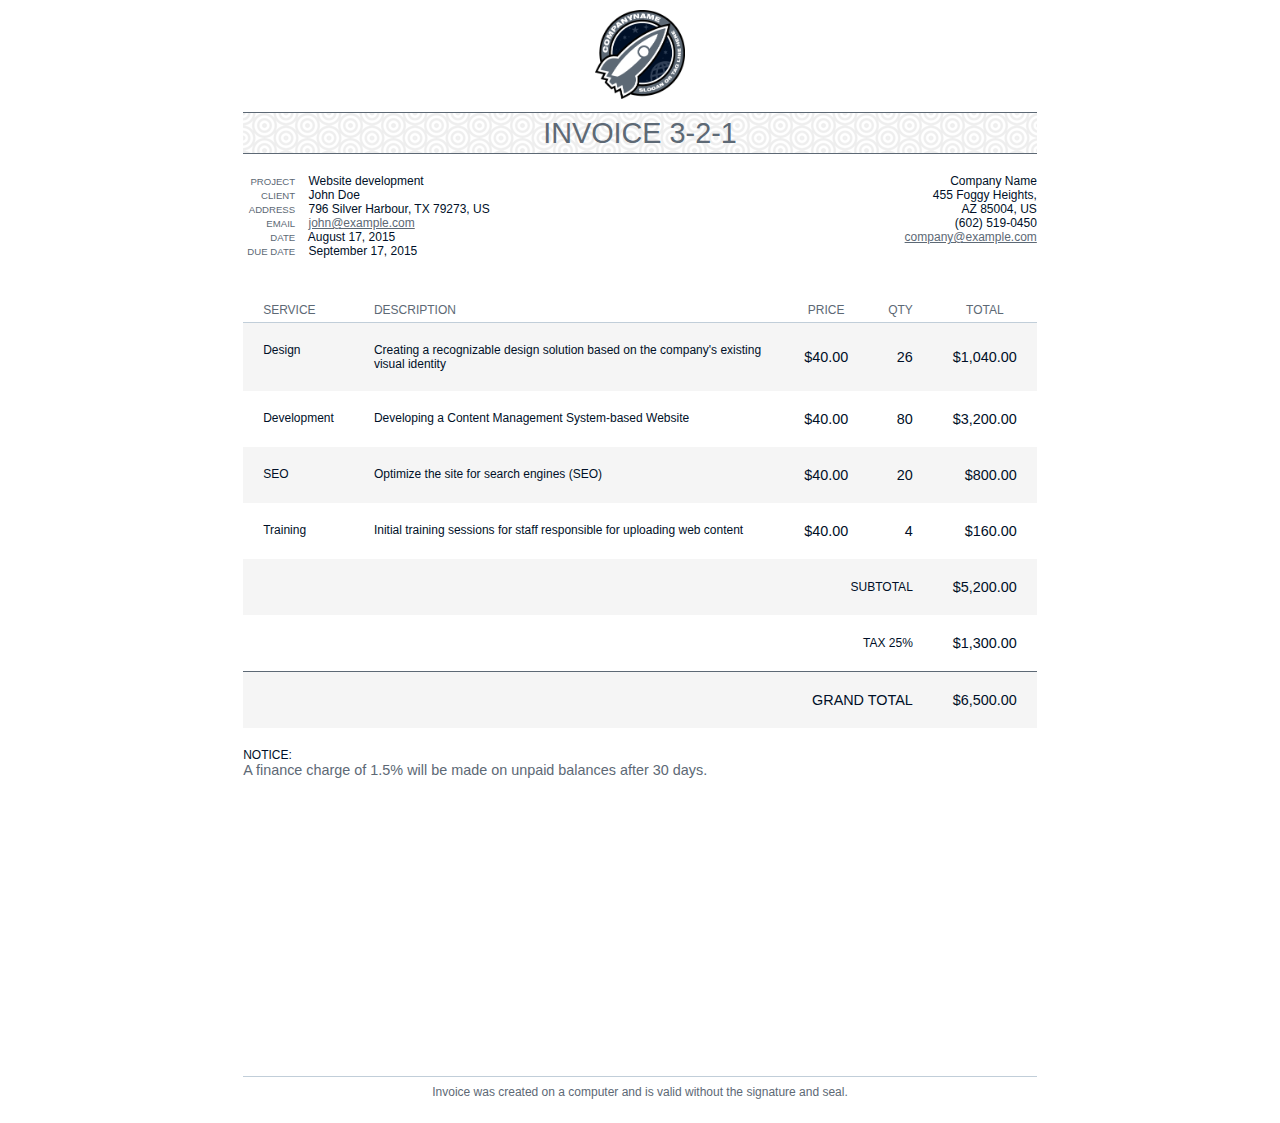
<file: Facturas/Factura-1/index.html>
<!DOCTYPE html>
<html lang="en">
  <head>
    <meta charset="utf-8">
    <title>Example 1</title>
    <link rel="stylesheet" href="style.css" media="all" />
  </head>
  <body>
    <header class="clearfix">
      <div id="logo">
        <img src="logo.png">
      </div>
      <h1>INVOICE 3-2-1</h1>
      <div id="company" class="clearfix">
        <div>Company Name</div>
        <div>455 Foggy Heights,<br /> AZ 85004, US</div>
        <div>(602) 519-0450</div>
        <div><a href="mailto:company@example.com">company@example.com</a></div>
      </div>
      <div id="project">
        <div><span>PROJECT</span> Website development</div>
        <div><span>CLIENT</span> John Doe</div>
        <div><span>ADDRESS</span> 796 Silver Harbour, TX 79273, US</div>
        <div><span>EMAIL</span> <a href="mailto:john@example.com">john@example.com</a></div>
        <div><span>DATE</span> August 17, 2015</div>
        <div><span>DUE DATE</span> September 17, 2015</div>
      </div>
    </header>
    <main>
      <table>
        <thead>
          <tr>
            <th class="service">SERVICE</th>
            <th class="desc">DESCRIPTION</th>
            <th>PRICE</th>
            <th>QTY</th>
            <th>TOTAL</th>
          </tr>
        </thead>
        <tbody>
          <tr>
            <td class="service">Design</td>
            <td class="desc">Creating a recognizable design solution based on the company's existing visual identity</td>
            <td class="unit">$40.00</td>
            <td class="qty">26</td>
            <td class="total">$1,040.00</td>
          </tr>
          <tr>
            <td class="service">Development</td>
            <td class="desc">Developing a Content Management System-based Website</td>
            <td class="unit">$40.00</td>
            <td class="qty">80</td>
            <td class="total">$3,200.00</td>
          </tr>
          <tr>
            <td class="service">SEO</td>
            <td class="desc">Optimize the site for search engines (SEO)</td>
            <td class="unit">$40.00</td>
            <td class="qty">20</td>
            <td class="total">$800.00</td>
          </tr>
          <tr>
            <td class="service">Training</td>
            <td class="desc">Initial training sessions for staff responsible for uploading web content</td>
            <td class="unit">$40.00</td>
            <td class="qty">4</td>
            <td class="total">$160.00</td>
          </tr>
          <tr>
            <td colspan="4">SUBTOTAL</td>
            <td class="total">$5,200.00</td>
          </tr>
          <tr>
            <td colspan="4">TAX 25%</td>
            <td class="total">$1,300.00</td>
          </tr>
          <tr>
            <td colspan="4" class="grand total">GRAND TOTAL</td>
            <td class="grand total">$6,500.00</td>
          </tr>
        </tbody>
      </table>
      <div id="notices">
        <div>NOTICE:</div>
        <div class="notice">A finance charge of 1.5% will be made on unpaid balances after 30 days.</div>
      </div>
    </main>
    <footer>
      Invoice was created on a computer and is valid without the signature and seal.
    </footer>
  </body>
</html>
</file>
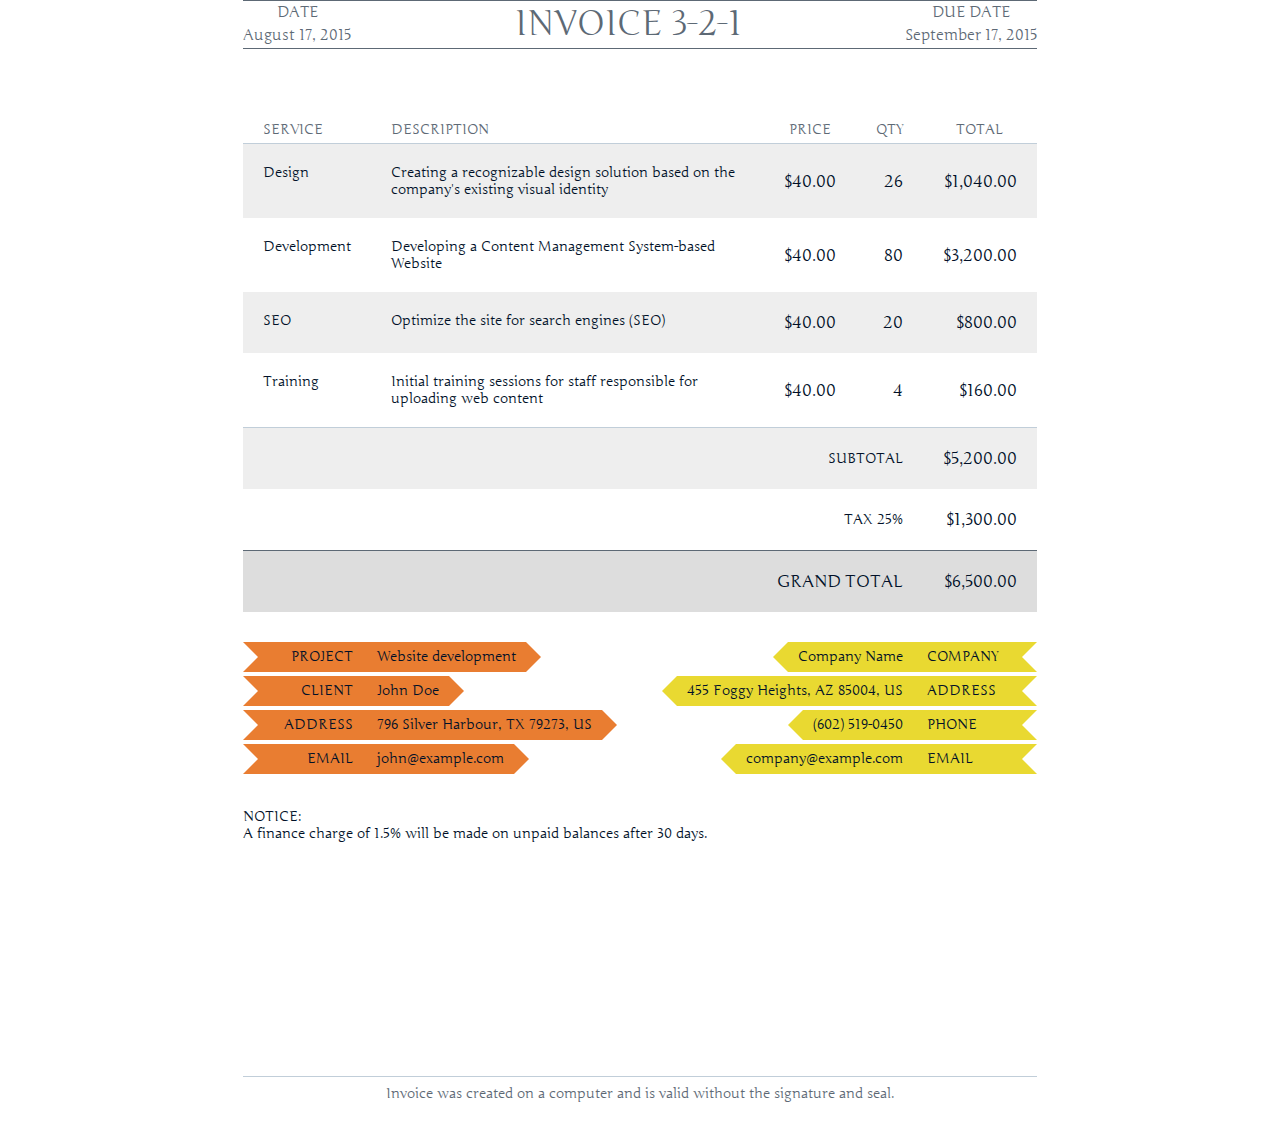
<file: Facturas/Factura-3/index.html>
<!DOCTYPE html>
<html lang="en">
  <head>
    <meta charset="utf-8">
    <title>Example 3</title>
    <link rel="stylesheet" href="style.css" media="all" />
  </head>
  <body>
    <main>
      <h1  class="clearfix"><small><span>DATE</span><br />August 17, 2015</small> INVOICE 3-2-1 <small><span>DUE DATE</span><br /> September 17, 2015</small></h1>
      <table>
        <thead>
          <tr>
            <th class="service">SERVICE</th>
            <th class="desc">DESCRIPTION</th>
            <th>PRICE</th>
            <th>QTY</th>
            <th>TOTAL</th>
          </tr>
        </thead>
        <tbody>
          <tr>
            <td class="service">Design</td>
            <td class="desc">Creating a recognizable design solution based on the company's existing visual identity</td>
            <td class="unit">$40.00</td>
            <td class="qty">26</td>
            <td class="total">$1,040.00</td>
          </tr>
          <tr>
            <td class="service">Development</td>
            <td class="desc">Developing a Content Management System-based Website</td>
            <td class="unit">$40.00</td>
            <td class="qty">80</td>
            <td class="total">$3,200.00</td>
          </tr>
          <tr>
            <td class="service">SEO</td>
            <td class="desc">Optimize the site for search engines (SEO)</td>
            <td class="unit">$40.00</td>
            <td class="qty">20</td>
            <td class="total">$800.00</td>
          </tr>
          <tr>
            <td class="service">Training</td>
            <td class="desc">Initial training sessions for staff responsible for uploading web content</td>
            <td class="unit">$40.00</td>
            <td class="qty">4</td>
            <td class="total">$160.00</td>
          </tr>
          <tr>
            <td colspan="4" class="sub">SUBTOTAL</td>
            <td class="sub total">$5,200.00</td>
          </tr>
          <tr>
            <td colspan="4">TAX 25%</td>
            <td class="total">$1,300.00</td>
          </tr>
          <tr>
            <td colspan="4" class="grand total">GRAND TOTAL</td>
            <td class="grand total">$6,500.00</td>
          </tr>
        </tbody>
      </table>
      <div id="details" class="clearfix">
        <div id="project">
          <div class="arrow"><div class="inner-arrow"><span>PROJECT</span> Website development</div></div>
          <div class="arrow"><div class="inner-arrow"><span>CLIENT</span> John Doe</div></div>
          <div class="arrow"><div class="inner-arrow"><span>ADDRESS</span> 796 Silver Harbour, TX 79273, US</div></div>
          <div class="arrow"><div class="inner-arrow"><span>EMAIL</span> <a href="mailto:john@example.com">john@example.com</a></div></div>
        </div>
        <div id="company">
          <div class="arrow back"><div class="inner-arrow">Company Name <span>COMPANY</span></div></div>
          <div class="arrow back"><div class="inner-arrow">455 Foggy Heights, AZ 85004, US <span>ADDRESS</span></div></div>
          <div class="arrow back"><div class="inner-arrow">(602) 519-0450 <span>PHONE</span></div></div>
          <div class="arrow back"><div class="inner-arrow"><a href="mailto:company@example.com">company@example.com</a> <span>EMAIL</span></div></div>
        </div>
      </div>
      <div id="notices">
        <div>NOTICE:</div>
        <div class="notice">A finance charge of 1.5% will be made on unpaid balances after 30 days.</div>
      </div>
    </main>
    <footer>
      Invoice was created on a computer and is valid without the signature and seal.
    </footer>
  </body>
</html>
</file>
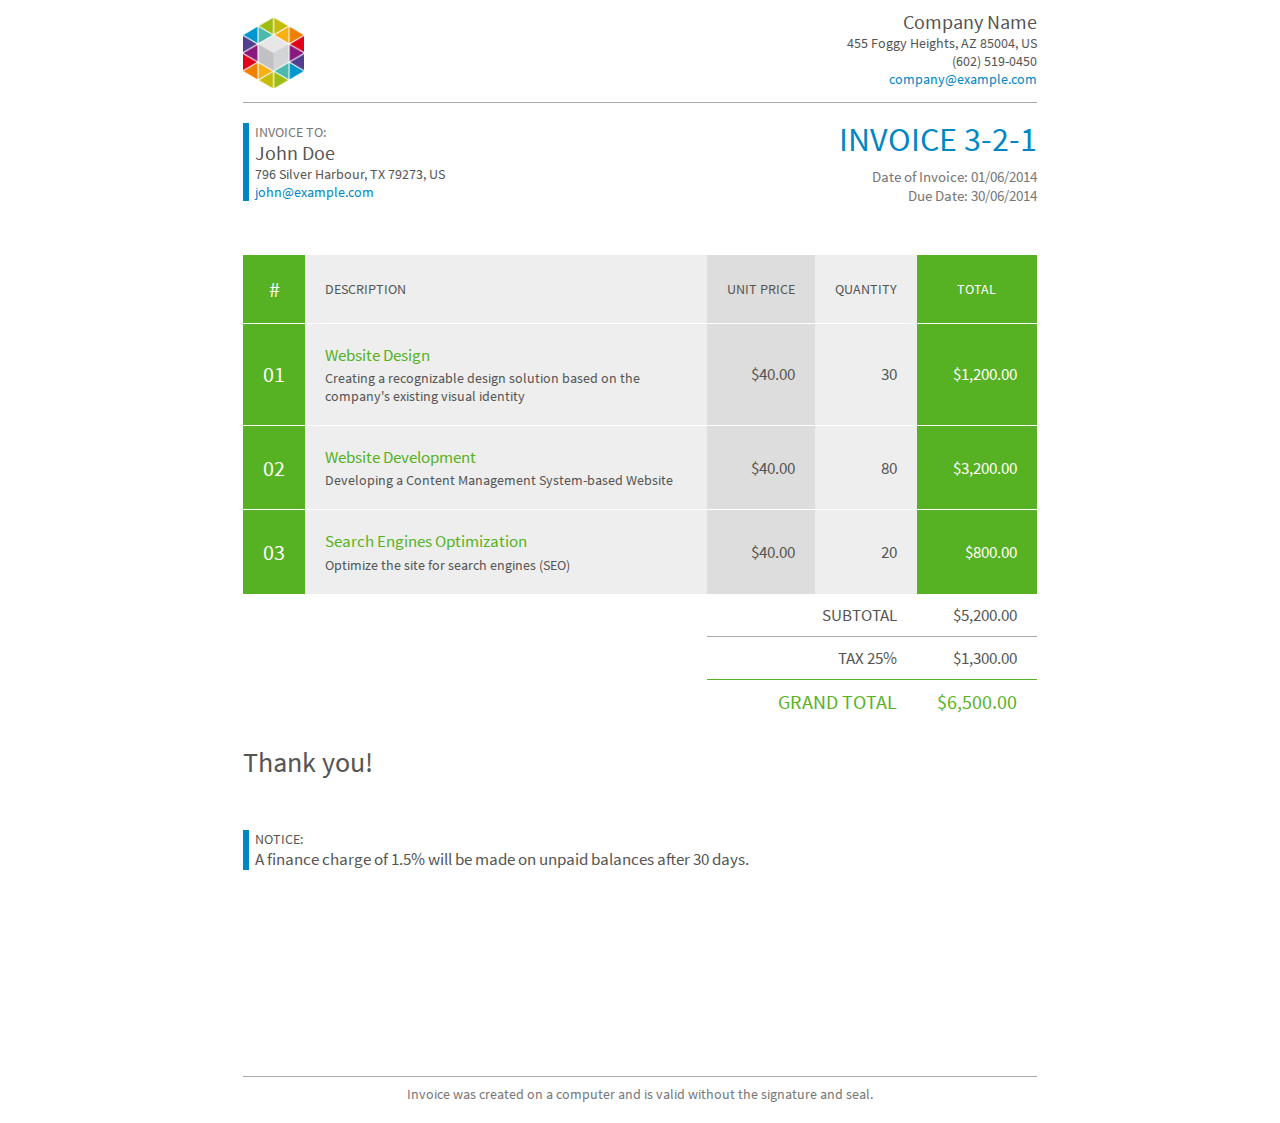
<file: Facturas/Factura-4/index.html>
<!DOCTYPE html>
<html lang="en">
  <head>
    <meta charset="utf-8">
    <title>Example 2</title>
    <link rel="stylesheet" href="style.css" media="all" />
  </head>
  <body>
    <header class="clearfix">
      <div id="logo">
        <img src="logo.png">
      </div>
      <div id="company">
        <h2 class="name">Company Name</h2>
        <div>455 Foggy Heights, AZ 85004, US</div>
        <div>(602) 519-0450</div>
        <div><a href="mailto:company@example.com">company@example.com</a></div>
      </div>
      </div>
    </header>
    <main>
      <div id="details" class="clearfix">
        <div id="client">
          <div class="to">INVOICE TO:</div>
          <h2 class="name">John Doe</h2>
          <div class="address">796 Silver Harbour, TX 79273, US</div>
          <div class="email"><a href="mailto:john@example.com">john@example.com</a></div>
        </div>
        <div id="invoice">
          <h1>INVOICE 3-2-1</h1>
          <div class="date">Date of Invoice: 01/06/2014</div>
          <div class="date">Due Date: 30/06/2014</div>
        </div>
      </div>
      <table border="0" cellspacing="0" cellpadding="0">
        <thead>
          <tr>
            <th class="no">#</th>
            <th class="desc">DESCRIPTION</th>
            <th class="unit">UNIT PRICE</th>
            <th class="qty">QUANTITY</th>
            <th class="total">TOTAL</th>
          </tr>
        </thead>
        <tbody>
          <tr>
            <td class="no">01</td>
            <td class="desc"><h3>Website Design</h3>Creating a recognizable design solution based on the company's existing visual identity</td>
            <td class="unit">$40.00</td>
            <td class="qty">30</td>
            <td class="total">$1,200.00</td>
          </tr>
          <tr>
            <td class="no">02</td>
            <td class="desc"><h3>Website Development</h3>Developing a Content Management System-based Website</td>
            <td class="unit">$40.00</td>
            <td class="qty">80</td>
            <td class="total">$3,200.00</td>
          </tr>
          <tr>
            <td class="no">03</td>
            <td class="desc"><h3>Search Engines Optimization</h3>Optimize the site for search engines (SEO)</td>
            <td class="unit">$40.00</td>
            <td class="qty">20</td>
            <td class="total">$800.00</td>
          </tr>
        </tbody>
        <tfoot>
          <tr>
            <td colspan="2"></td>
            <td colspan="2">SUBTOTAL</td>
            <td>$5,200.00</td>
          </tr>
          <tr>
            <td colspan="2"></td>
            <td colspan="2">TAX 25%</td>
            <td>$1,300.00</td>
          </tr>
          <tr>
            <td colspan="2"></td>
            <td colspan="2">GRAND TOTAL</td>
            <td>$6,500.00</td>
          </tr>
        </tfoot>
      </table>
      <div id="thanks">Thank you!</div>
      <div id="notices">
        <div>NOTICE:</div>
        <div class="notice">A finance charge of 1.5% will be made on unpaid balances after 30 days.</div>
      </div>
    </main>
    <footer>
      Invoice was created on a computer and is valid without the signature and seal.
    </footer>
  </body>
</html>
</file>
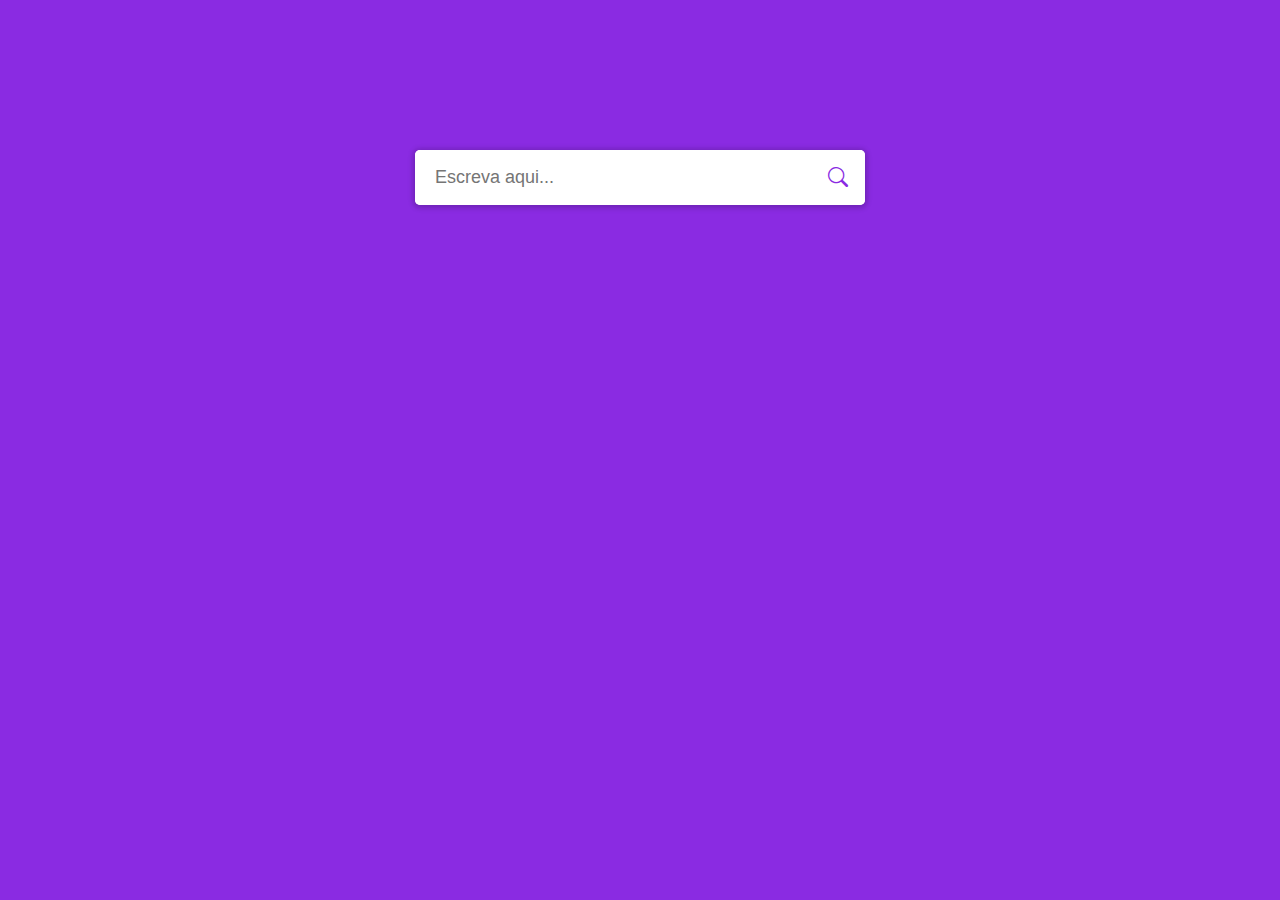
<file: SearchBar/SearchBar with Autocomplete/index.html>
<!DOCTYPE html>
<html lang="en">
<head>
    <meta charset="UTF-8">
    <meta name="viewport" content="width=device-width, initial-scale=1.0">
    <title>SearchBar</title>
    <link rel="stylesheet" href="https://cdn.jsdelivr.net/npm/bootstrap-icons@1.11.2/font/bootstrap-icons.min.css">
    <link rel="stylesheet" href="assets/css/style.css">
</head>
<body>
    <div class="wrapper">
        <div class="search-input">
            <input type="text" name="name" id="searchName" placeholder="Escreva aqui...">
            <div class="autocom-box">
            </div>
            <div class="icon">
                <i class="bi bi-search"></i>
            </div>
        </div>
    </div>
    <script src="assets/js/suggestions.js"></script>
    <script src="assets/js/script.js"></script>
</body>
</html>
</file>
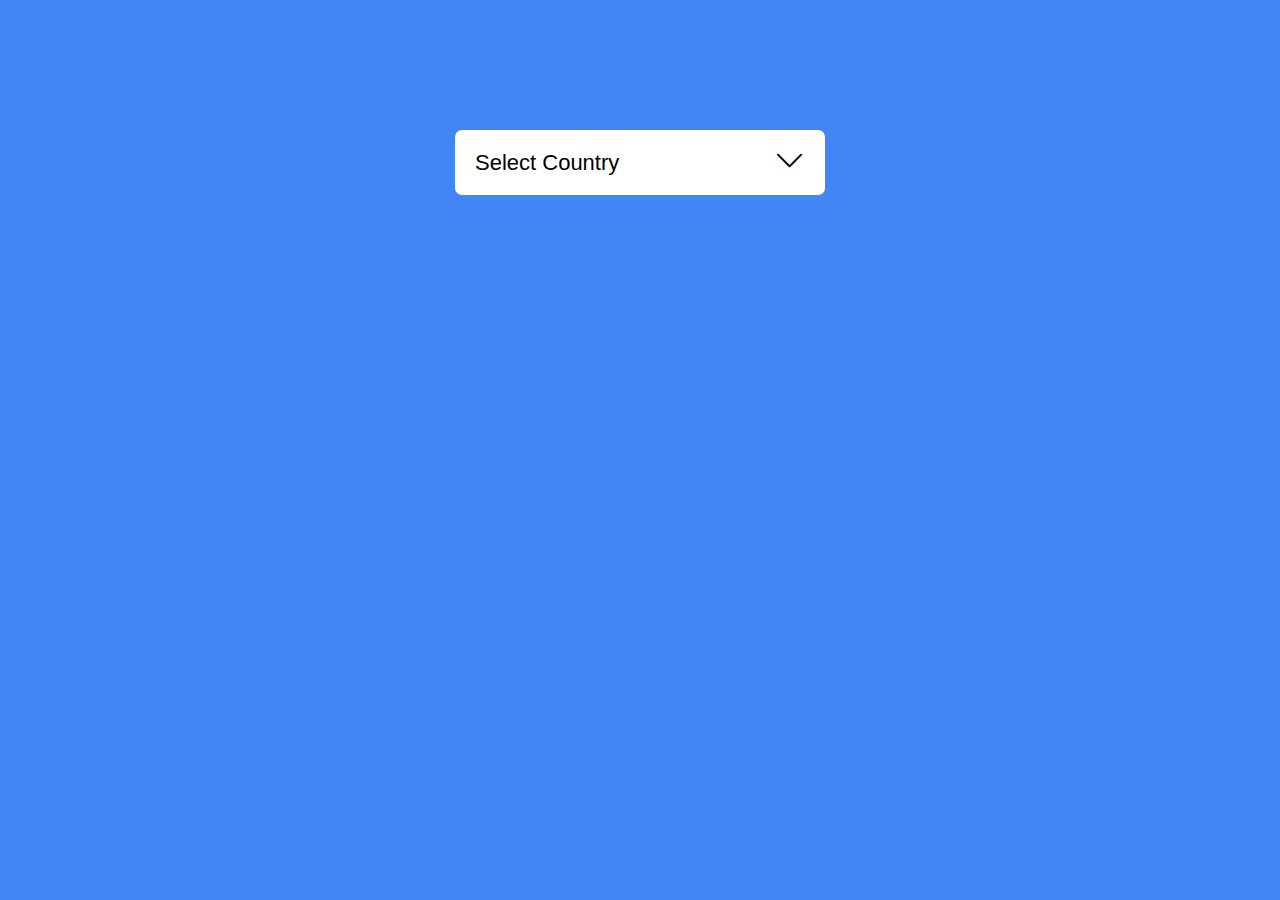
<file: SearchBar/searchBarMenu/index.html>
<!DOCTYPE html>
<html lang="en">
<head>
    <meta charset="UTF-8">
    <meta name="viewport" content="width=device-width, initial-scale=1.0">
    <title> Select Menu with Search Box</title>
    <link rel="stylesheet" href="https://cdn.jsdelivr.net/npm/bootstrap-icons@1.11.2/font/bootstrap-icons.min.css">
    <link rel="stylesheet" href="assets/css/style.css">
</head>

<body>

    <div class="wrapper">
        <div class="select-btn">
            <span id="textSpan">Select Country</span>
            <i class="bi bi-chevron-down"></i>
            <input type="hidden" name="realField" id="realField" value="">
        </div>
        <div class="content">
            <div class="search">
                <i class="bi bi-search"></i>
                <input type="text" name="" id="searchCountry" placeholder="Search" value="">
            </div>
            <ul class="options">
                
            </ul>
        </div>
    </div>


    <script src="assets/js/countries.js"></script>
    <script src="assets/js/script.js"></script>
</body>
</html>
</file>
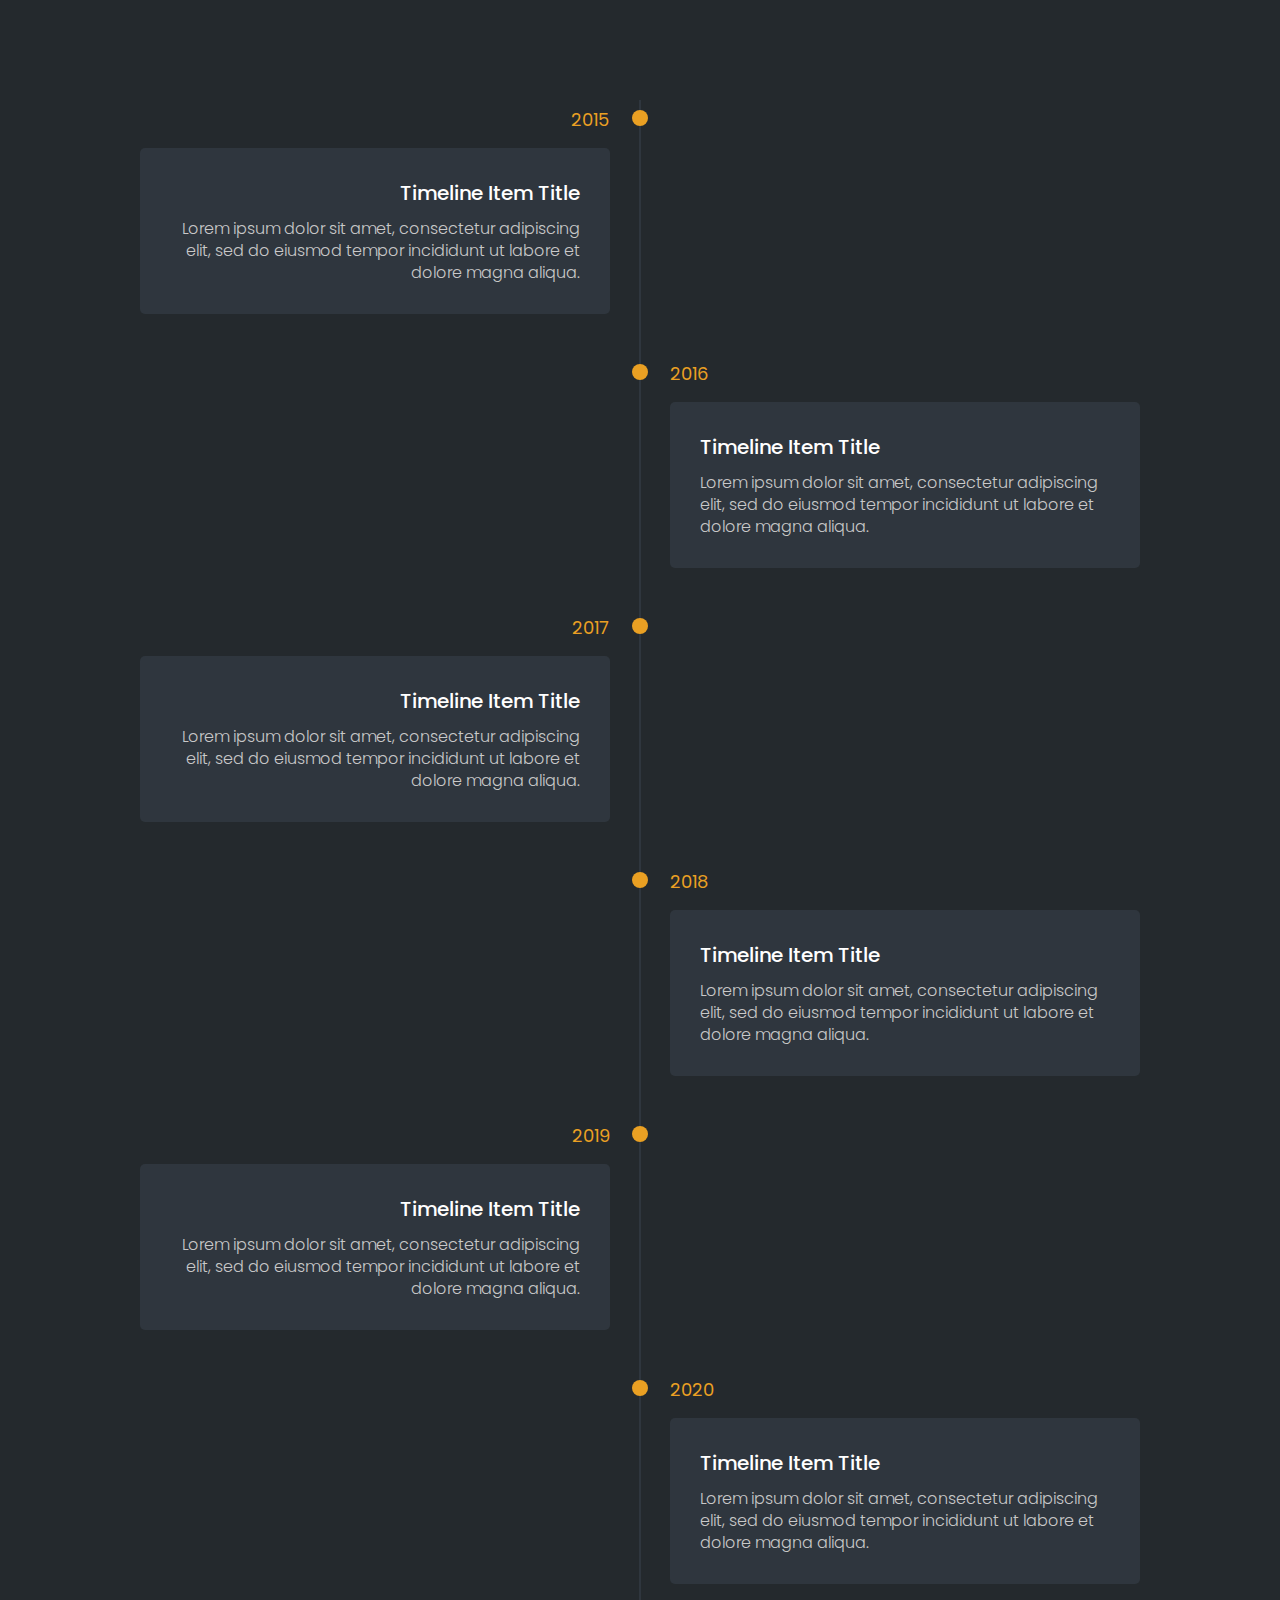
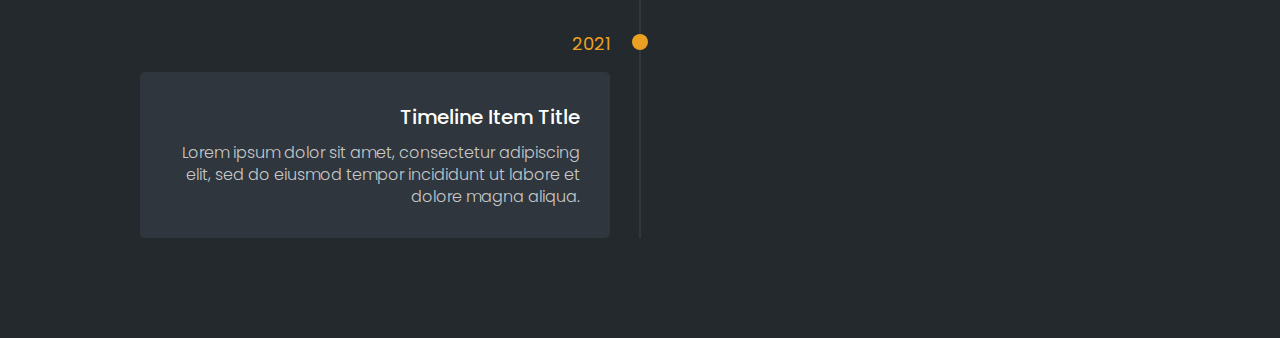
<file: Timeline/Timeline-1/index.html>
<!DOCTYPE html>
<html lang="en">
<head>
  <title> Vertical Timeline </title>
  <meta charset="utf-8">
  <meta name="viewport" content="width=device-width, initial-scale=1">
  <link rel="stylesheet" type="text/css" href="css/style.css">
</head>
<body>

<section class="timeline-section">
	<div class="timeline-items">
		<div class="timeline-item">
			<div class="timeline-dot"></div>
			<div class="timeline-date">2015</div>
			<div class="timeline-content">
				<h3>timeline item title</h3>
				<p>Lorem ipsum dolor sit amet, consectetur adipiscing elit, sed do eiusmod tempor incididunt ut labore et dolore magna aliqua. </p>
			</div>
		</div>
		<div class="timeline-item">
			<div class="timeline-dot"></div>
			<div class="timeline-date">2016</div>
			<div class="timeline-content">
				<h3>timeline item title</h3>
				<p>Lorem ipsum dolor sit amet, consectetur adipiscing elit, sed do eiusmod tempor incididunt ut labore et dolore magna aliqua. </p>
			</div>
		</div>
		<div class="timeline-item">
			<div class="timeline-dot"></div>
			<div class="timeline-date">2017</div>
			<div class="timeline-content">
				<h3>timeline item title</h3>
				<p>Lorem ipsum dolor sit amet, consectetur adipiscing elit, sed do eiusmod tempor incididunt ut labore et dolore magna aliqua. </p>
			</div>
		</div>
		<div class="timeline-item">
			<div class="timeline-dot"></div>
			<div class="timeline-date">2018</div>
			<div class="timeline-content">
				<h3>timeline item title</h3>
				<p>Lorem ipsum dolor sit amet, consectetur adipiscing elit, sed do eiusmod tempor incididunt ut labore et dolore magna aliqua. </p>
			</div>
		</div>
		<div class="timeline-item">
			<div class="timeline-dot"></div>
			<div class="timeline-date">2019</div>
			<div class="timeline-content">
				<h3>timeline item title</h3>
				<p>Lorem ipsum dolor sit amet, consectetur adipiscing elit, sed do eiusmod tempor incididunt ut labore et dolore magna aliqua. </p>
			</div>
		</div>
		<div class="timeline-item">
			<div class="timeline-dot"></div>
			<div class="timeline-date">2020</div>
			<div class="timeline-content">
				<h3>timeline item title</h3>
				<p>Lorem ipsum dolor sit amet, consectetur adipiscing elit, sed do eiusmod tempor incididunt ut labore et dolore magna aliqua. </p>
			</div>
		</div>
		<div class="timeline-item">
			<div class="timeline-dot"></div>
			<div class="timeline-date">2021</div>
			<div class="timeline-content">
				<h3>timeline item title</h3>
				<p>Lorem ipsum dolor sit amet, consectetur adipiscing elit, sed do eiusmod tempor incididunt ut labore et dolore magna aliqua. </p>
			</div>
		</div>
	</div>
</section>

</body>
</html>
</file>
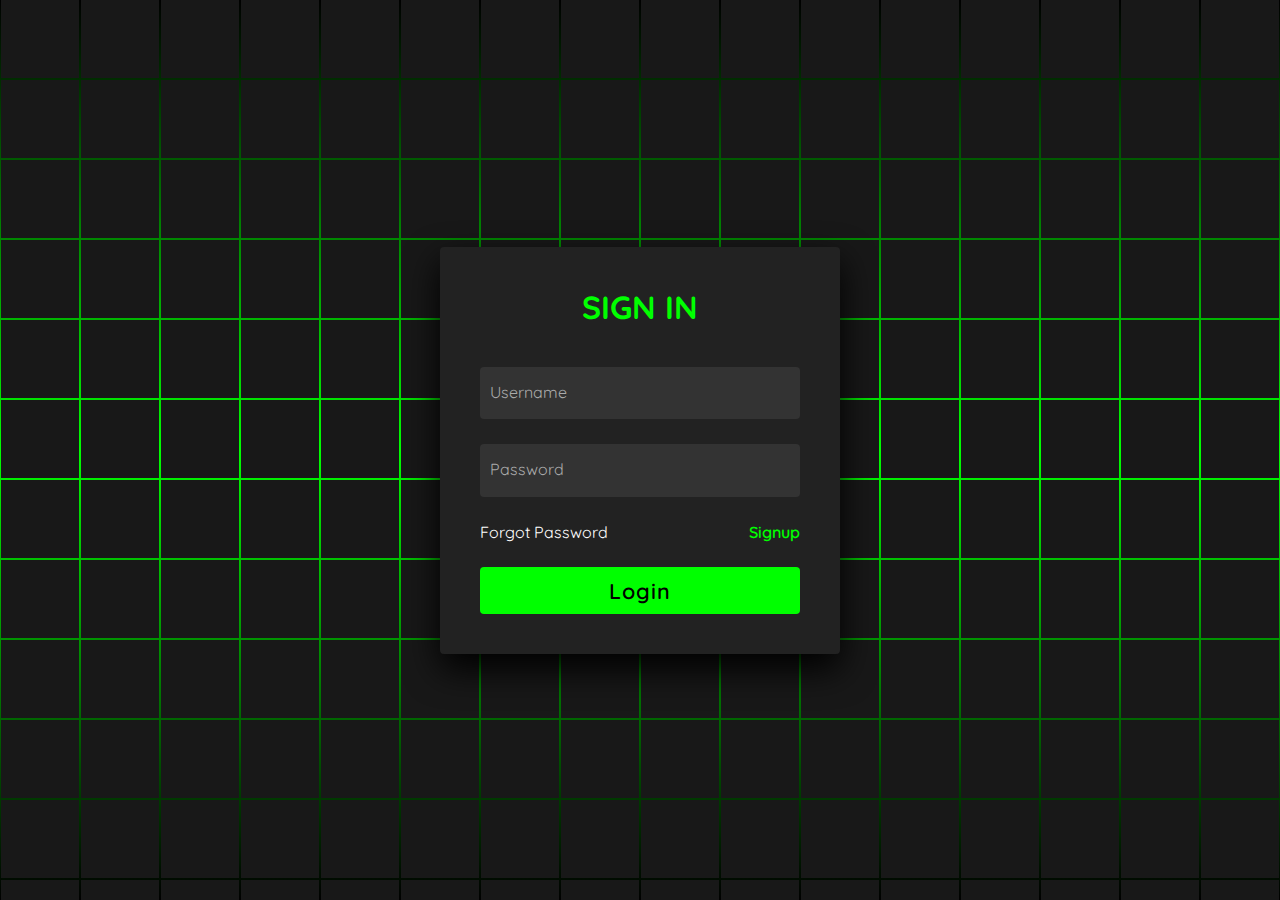
<file: Login Pages/hacker-login-form/hacker-login-form/dist/index.html>
<!DOCTYPE html>
<html lang="en" >
<head>
  <meta charset="UTF-8">
  <title>CodePen - Hacker Login Form</title>
  <link rel="stylesheet" href="./style.css">

</head>
<body>
<!-- partial:index.partial.html -->
<!doctype html>

<html lang="en"> 

 <head> 

  <meta charset="UTF-8"> 

  <title>CodePen - Animated Login Form using Html &amp; CSS Only</title> 

  <link rel="stylesheet" href="./style.css"> 

 </head> 

 <body> <!-- partial:index.partial.html --> 

  <section> <span></span> <span></span> <span></span> <span></span> <span></span> <span></span> <span></span> <span></span> <span></span> <span></span> <span></span> <span></span> <span></span> <span></span> <span></span> <span></span> <span></span> <span></span> <span></span> <span></span> <span></span> <span></span> <span></span> <span></span> <span></span> <span></span> <span></span> <span></span> <span></span> <span></span> <span></span> <span></span> <span></span> <span></span> <span></span> <span></span> <span></span> <span></span> <span></span> <span></span> <span></span> <span></span> <span></span> <span></span> <span></span> <span></span> <span></span> <span></span> <span></span> <span></span> <span></span> <span></span> <span></span> <span></span> <span></span> <span></span> <span></span> <span></span> <span></span> <span></span> <span></span> <span></span> <span></span> <span></span> <span></span> <span></span> <span></span> <span></span> <span></span> <span></span> <span></span> <span></span> <span></span> <span></span> <span></span> <span></span> <span></span> <span></span> <span></span> <span></span> <span></span> <span></span> <span></span> <span></span> <span></span> <span></span> <span></span> <span></span> <span></span> <span></span> <span></span> <span></span> <span></span> <span></span> <span></span> <span></span> <span></span> <span></span> <span></span> <span></span> <span></span> <span></span> <span></span> <span></span> <span></span> <span></span> <span></span> <span></span> <span></span> <span></span> <span></span> <span></span> <span></span> <span></span> <span></span> <span></span> <span></span> <span></span> <span></span> <span></span> <span></span> <span></span> <span></span> <span></span> <span></span> <span></span> <span></span> <span></span> <span></span> <span></span> <span></span> <span></span> <span></span> <span></span> <span></span> <span></span> <span></span> <span></span> <span></span> <span></span> <span></span> <span></span> <span></span> <span></span> <span></span> <span></span> <span></span> <span></span> <span></span> <span></span> <span></span> <span></span> <span></span> <span></span> <span></span> <span></span> <span></span> <span></span> <span></span> <span></span> <span></span> <span></span> <span></span> <span></span> <span></span> <span></span> <span></span> <span></span> <span></span> <span></span> <span></span> <span></span> <span></span> <span></span> <span></span> <span></span> <span></span> <span></span> <span></span> <span></span> <span></span> <span></span> <span></span> <span></span> <span></span> <span></span> <span></span> <span></span> <span></span> <span></span> <span></span> <span></span> <span></span> <span></span> <span></span> <span></span> <span></span> <span></span> <span></span> <span></span> <span></span> <span></span> <span></span> <span></span> <span></span> <span></span> <span></span> <span></span> <span></span> <span></span> <span></span> <span></span> <span></span> <span></span> <span></span> <span></span> <span></span> <span></span> <span></span> <span></span> <span></span> <span></span> <span></span> <span></span> <span></span> <span></span> <span></span> <span></span> <span></span> <span></span> <span></span> <span></span> <span></span> <span></span> <span></span> <span></span> <span></span> <span></span> <span></span> <span></span> <span></span> <span></span> <span></span> <span></span> <span></span> <span></span> <span></span> <span></span> <span></span> <span></span> <span></span> <span></span> <span></span> <span></span> <span></span> <span></span> <span></span> <span></span> <span></span> <span></span> 

   <div class="signin"> 

    <div class="content"> 

     <h2>Sign In</h2> 

     <div class="form"> 

      <div class="inputBox"> 

       <input type="text" required> <i>Username</i> 

      </div> 

      <div class="inputBox"> 

       <input type="password" required> <i>Password</i> 

      </div> 

      <div class="links"> <a href="#">Forgot Password</a> <a href="#">Signup</a> 

      </div> 

      <div class="inputBox"> 

       <input type="submit" value="Login"> 

      </div> 

     </div> 

    </div> 

   </div> 

  </section> <!-- partial --> 

 </body>

</html>
<!-- partial -->
  
</body>
</html>
</file>
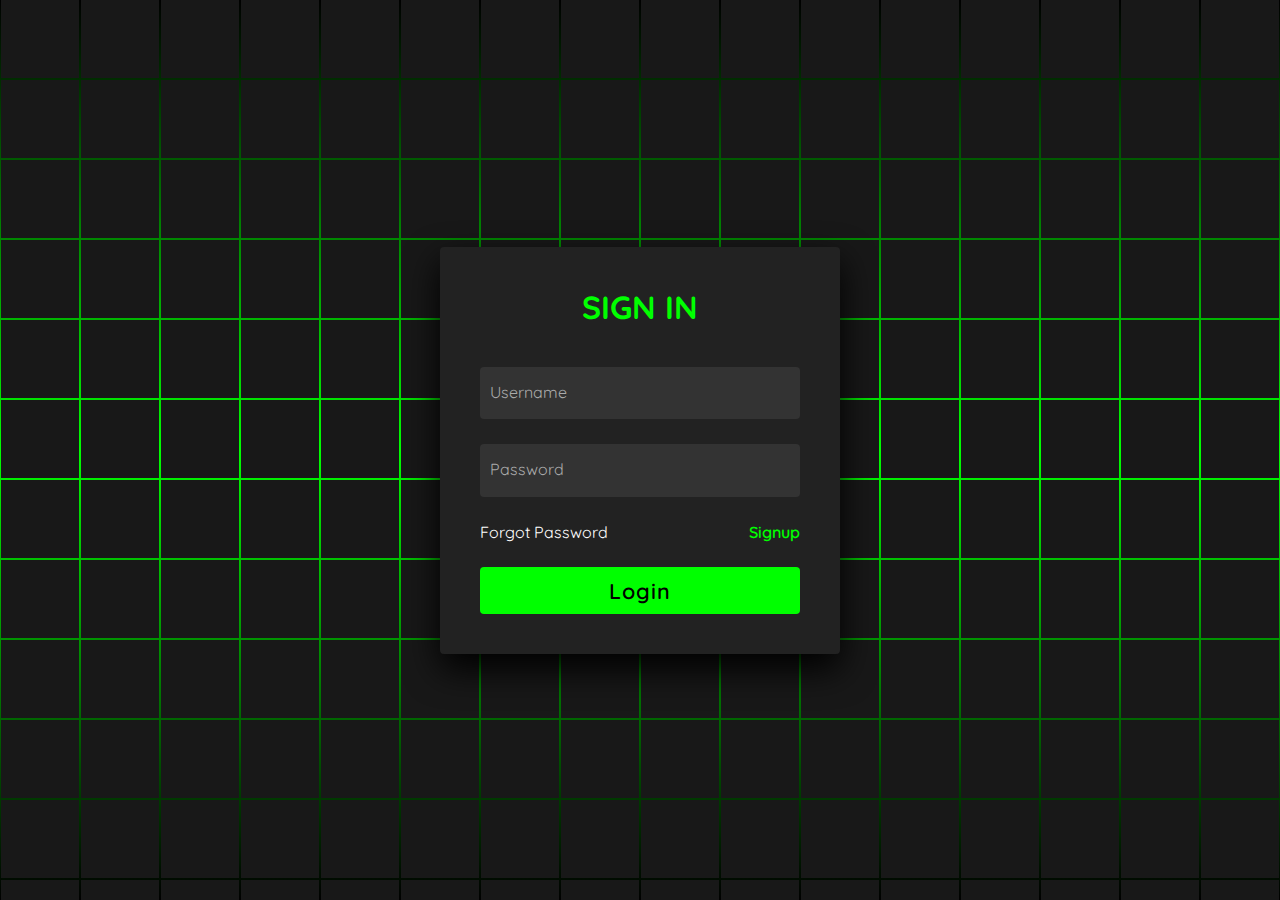
<file: Login Pages/hacker-login-form/hacker-login-form/src/index.html>
<!doctype html>

<html lang="en"> 

 <head> 

  <meta charset="UTF-8"> 

  <title>CodePen - Animated Login Form using Html &amp; CSS Only</title> 

  <link rel="stylesheet" href="./style.css"> 

 </head> 

 <body> <!-- partial:index.partial.html --> 

  <section> <span></span> <span></span> <span></span> <span></span> <span></span> <span></span> <span></span> <span></span> <span></span> <span></span> <span></span> <span></span> <span></span> <span></span> <span></span> <span></span> <span></span> <span></span> <span></span> <span></span> <span></span> <span></span> <span></span> <span></span> <span></span> <span></span> <span></span> <span></span> <span></span> <span></span> <span></span> <span></span> <span></span> <span></span> <span></span> <span></span> <span></span> <span></span> <span></span> <span></span> <span></span> <span></span> <span></span> <span></span> <span></span> <span></span> <span></span> <span></span> <span></span> <span></span> <span></span> <span></span> <span></span> <span></span> <span></span> <span></span> <span></span> <span></span> <span></span> <span></span> <span></span> <span></span> <span></span> <span></span> <span></span> <span></span> <span></span> <span></span> <span></span> <span></span> <span></span> <span></span> <span></span> <span></span> <span></span> <span></span> <span></span> <span></span> <span></span> <span></span> <span></span> <span></span> <span></span> <span></span> <span></span> <span></span> <span></span> <span></span> <span></span> <span></span> <span></span> <span></span> <span></span> <span></span> <span></span> <span></span> <span></span> <span></span> <span></span> <span></span> <span></span> <span></span> <span></span> <span></span> <span></span> <span></span> <span></span> <span></span> <span></span> <span></span> <span></span> <span></span> <span></span> <span></span> <span></span> <span></span> <span></span> <span></span> <span></span> <span></span> <span></span> <span></span> <span></span> <span></span> <span></span> <span></span> <span></span> <span></span> <span></span> <span></span> <span></span> <span></span> <span></span> <span></span> <span></span> <span></span> <span></span> <span></span> <span></span> <span></span> <span></span> <span></span> <span></span> <span></span> <span></span> <span></span> <span></span> <span></span> <span></span> <span></span> <span></span> <span></span> <span></span> <span></span> <span></span> <span></span> <span></span> <span></span> <span></span> <span></span> <span></span> <span></span> <span></span> <span></span> <span></span> <span></span> <span></span> <span></span> <span></span> <span></span> <span></span> <span></span> <span></span> <span></span> <span></span> <span></span> <span></span> <span></span> <span></span> <span></span> <span></span> <span></span> <span></span> <span></span> <span></span> <span></span> <span></span> <span></span> <span></span> <span></span> <span></span> <span></span> <span></span> <span></span> <span></span> <span></span> <span></span> <span></span> <span></span> <span></span> <span></span> <span></span> <span></span> <span></span> <span></span> <span></span> <span></span> <span></span> <span></span> <span></span> <span></span> <span></span> <span></span> <span></span> <span></span> <span></span> <span></span> <span></span> <span></span> <span></span> <span></span> <span></span> <span></span> <span></span> <span></span> <span></span> <span></span> <span></span> <span></span> <span></span> <span></span> <span></span> <span></span> <span></span> <span></span> <span></span> <span></span> <span></span> <span></span> <span></span> <span></span> <span></span> <span></span> <span></span> <span></span> <span></span> <span></span> <span></span> <span></span> <span></span> <span></span> <span></span> <span></span> <span></span> <span></span> <span></span> <span></span> <span></span> <span></span> <span></span> 

   <div class="signin"> 

    <div class="content"> 

     <h2>Sign In</h2> 

     <div class="form"> 

      <div class="inputBox"> 

       <input type="text" required> <i>Username</i> 

      </div> 

      <div class="inputBox"> 

       <input type="password" required> <i>Password</i> 

      </div> 

      <div class="links"> <a href="#">Forgot Password</a> <a href="#">Signup</a> 

      </div> 

      <div class="inputBox"> 

       <input type="submit" value="Login"> 

      </div> 

     </div> 

    </div> 

   </div> 

  </section> <!-- partial --> 

 </body>

</html>
</file>
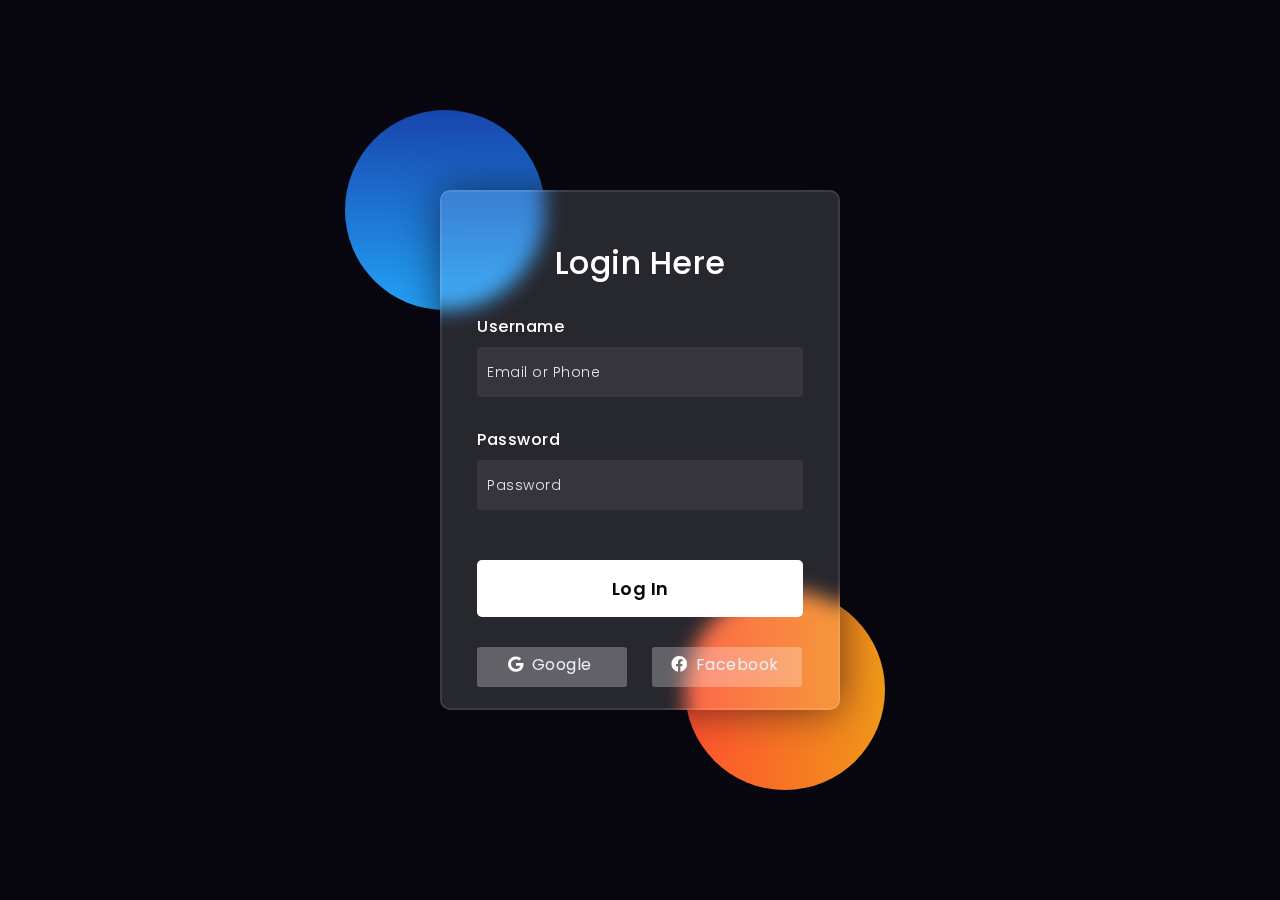
<file: Login Pages/glassmorphism-login-form/login.html>
<!DOCTYPE html>
<html lang="en" >
<head>
  <meta charset="UTF-8">
  <title>CodePen - Glassmorphism login Form Tutorial in html css</title>
  

</head>
<body>
<!-- partial:index.partial.html -->
<!DOCTYPE html>
<html lang="en">
<head>
  <!-- Design by foolishdeveloper.com -->
    <title>Glassmorphism login Form Tutorial in html css</title>
 
    <link rel="preconnect" href="https://fonts.gstatic.com">
    <link rel="stylesheet" href="https://cdnjs.cloudflare.com/ajax/libs/font-awesome/5.15.4/css/all.min.css">
    <link href="https://fonts.googleapis.com/css2?family=Poppins:wght@300;500;600&display=swap" rel="stylesheet">
    <!--Stylesheet-->
    <style media="screen">
      *,
*:before,
*:after{
    padding: 0;
    margin: 0;
    box-sizing: border-box;
}
body{
    background-color: #080710;
}
.background{
    width: 430px;
    height: 520px;
    position: absolute;
    transform: translate(-50%,-50%);
    left: 50%;
    top: 50%;
}
.background .shape{
    height: 200px;
    width: 200px;
    position: absolute;
    border-radius: 50%;
}
.shape:first-child{
    background: linear-gradient(
        #1845ad,
        #23a2f6
    );
    left: -80px;
    top: -80px;
}
.shape:last-child{
    background: linear-gradient(
        to right,
        #ff512f,
        #f09819
    );
    right: -30px;
    bottom: -80px;
}
form{
    height: 520px;
    width: 400px;
    background-color: rgba(255,255,255,0.13);
    position: absolute;
    transform: translate(-50%,-50%);
    top: 50%;
    left: 50%;
    border-radius: 10px;
    backdrop-filter: blur(10px);
    border: 2px solid rgba(255,255,255,0.1);
    box-shadow: 0 0 40px rgba(8,7,16,0.6);
    padding: 50px 35px;
}
form *{
    font-family: 'Poppins',sans-serif;
    color: #ffffff;
    letter-spacing: 0.5px;
    outline: none;
    border: none;
}
form h3{
    font-size: 32px;
    font-weight: 500;
    line-height: 42px;
    text-align: center;
}

label{
    display: block;
    margin-top: 30px;
    font-size: 16px;
    font-weight: 500;
}
input{
    display: block;
    height: 50px;
    width: 100%;
    background-color: rgba(255,255,255,0.07);
    border-radius: 3px;
    padding: 0 10px;
    margin-top: 8px;
    font-size: 14px;
    font-weight: 300;
}
::placeholder{
    color: #e5e5e5;
}
button{
    margin-top: 50px;
    width: 100%;
    background-color: #ffffff;
    color: #080710;
    padding: 15px 0;
    font-size: 18px;
    font-weight: 600;
    border-radius: 5px;
    cursor: pointer;
}
.social{
  margin-top: 30px;
  display: flex;
}
.social div{
  background: red;
  width: 150px;
  border-radius: 3px;
  padding: 5px 10px 10px 5px;
  background-color: rgba(255,255,255,0.27);
  color: #eaf0fb;
  text-align: center;
}
.social div:hover{
  background-color: rgba(255,255,255,0.47);
}
.social .fb{
  margin-left: 25px;
}
.social i{
  margin-right: 4px;
}

    </style>
</head>
<body>
    <div class="background">
        <div class="shape"></div>
        <div class="shape"></div>
    </div>
    <form>
        <h3>Login Here</h3>

        <label for="username">Username</label>
        <input type="text" placeholder="Email or Phone" id="username">

        <label for="password">Password</label>
        <input type="password" placeholder="Password" id="password">

        <button>Log In</button>
        <div class="social">
          <div class="go"><i class="fab fa-google"></i>  Google</div>
          <div class="fb"><i class="fab fa-facebook"></i>  Facebook</div>
        </div>
    </form>
</body>
</html>
<!-- partial -->
  
</body>
</html>
</file>
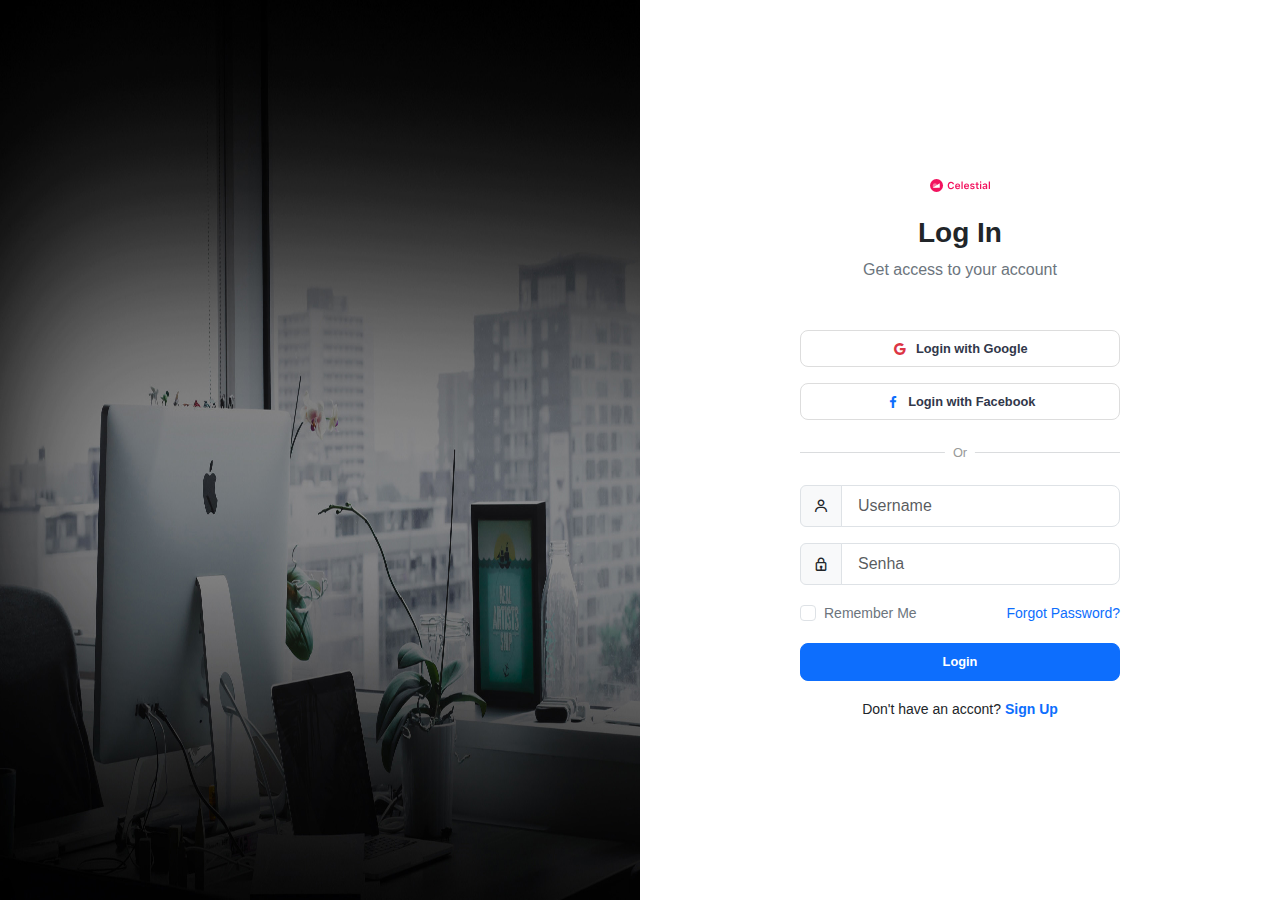
<file: Login Pages/login-MyJob/login.html>
<!DOCTYPE html>
<html lang="pt-pt">

<head>
    <meta charset="UTF-8">
    <meta http-equiv="X-UA-Compatible" content="ie=edge">
    <meta name="viewport" content="width=device-width, initial-scale=1.0">
    <meta name="keywords" content="">
    <meta name="description" content="">
    <title>Login </title>
    
    <link href='https://unpkg.com/boxicons@2.1.4/css/boxicons.min.css' rel='stylesheet'>
    <link href="https://cdn.jsdelivr.net/npm/bootstrap@5.3.3/dist/css/bootstrap.min.css" rel="stylesheet" integrity="sha384-QWTKZyjpPEjISv5WaRU9OFeRpok6YctnYmDr5pNlyT2bRjXh0JMhjY6hW+ALEwIH" crossorigin="anonymous">
    <link rel="stylesheet" href="assets/css/login.css">

</head>

<body>
    <div class="row vh-100 g-0">
        <div class="col-lg-6 position-relative d-none d-lg-block">
            <img src="assets/images/bg.jpg" alt="" class="bg-holder">
        </div>

        <div class="col-lg-6">
            <div class="row align-items-center justify-content-center h-100 g-0 px-4 px-sm-0">
                <div class="col col-sm-6 col-lg-7 col-xl-6">
                    <a href="#" class="d-flex justify-content-center mb-4">
                        <img src="assets/images/logo.svg" alt="" width="60">
                    </a>

                    <div class="text-center mb-5">
                        <h3 class="fw-bold">Log In</h3>
                        <p class="text-secondary">Get access to your account</p>
                    </div>

                    <!-- Links sociais -->
                    <button class="btn btn-lg btn-outline-secondary btn-outline-custom w-100 mb-3">
                        <i class="bx bxl-google text-danger me-1 fs-6"></i>
                        Login with Google
                    </button>
                    <button class="btn btn-lg btn-outline-secondary btn-outline-custom w-100">
                        <i class="bx bxl-facebook text-primary me-1 fs-6 "></i>
                        Login with Facebook
                    </button>
                    <!--/ End Links sociais -->


                    <!-- Divider -->
                    <div class="position-relative">
                        <hr class="text-secondary divider">
                        <div class="divider-content-center">Or</div>
                    </div>
                    <!--/ End Divider -->

                    <!-- Form -->
                    <form action="#">
                        <div class="input-group mb-3">
                            <span class="input-group-text">
                                <i class="bx bx-user"></i>
                            </span>
                            <input type="text" name="username" class="form-control form-control-lg fs-6" placeholder="Username">
                        </div>
                        <div class="input-group mb-3">
                            <span class="input-group-text">
                                <i class="bx bx-lock"></i>
                            </span>
                            <input type="password" name="password" class="form-control form-control-lg fs-6" placeholder="Senha">
                        </div>
                        <div class="input-group mb-3 d-flex justify-content-between">
                            <div class="form-check">
                                <input type="checkbox" name="" id="formCheck" class="form-check-input">
                                <label for="formCheck" class="form-check-label text-secondary"><small>Remember Me</small></label>
                            </div>
                            <div>
                                <small><a href="">Forgot Password?</a></small>
                            </div>
                        </div>

                        <button type="submit" class="btn btn-primary btn-lg w-100 mb-3">Login</button>
                    </form>
                    <!--/ EndForm -->

                    <div class="text-center">
                        <small>
                            Don't have an accont?
                            <a href="" class="fw-bold">Sign Up</a>
                        </small>
                    </div>
                </div>
            </div>
        </div>
    </div>


    <script src="https://cdn.jsdelivr.net/npm/bootstrap@5.3.3/dist/js/bootstrap.bundle.min.js"
        integrity="sha384-YvpcrYf0tY3lHB60NNkmXc5s9fDVZLESaAA55NDzOxhy9GkcIdslK1eN7N6jIeHz"
        crossorigin="anonymous"></script>
</body>

</html>
</file>
<file: Facturas/Factura-1/style.css>
.clearfix:after {
  content: "";
  display: table;
  clear: both;
}

a {
  color: #5D6975;
  text-decoration: underline;
}

body {
  position: relative;
  width: 21cm;  
  height: 29.7cm; 
  margin: 0 auto; 
  color: #001028;
  background: #FFFFFF; 
  font-family: Arial, sans-serif; 
  font-size: 12px; 
  font-family: Arial;
}

header {
  padding: 10px 0;
  margin-bottom: 30px;
}

#logo {
  text-align: center;
  margin-bottom: 10px;
}

#logo img {
  width: 90px;
}

h1 {
  border-top: 1px solid  #5D6975;
  border-bottom: 1px solid  #5D6975;
  color: #5D6975;
  font-size: 2.4em;
  line-height: 1.4em;
  font-weight: normal;
  text-align: center;
  margin: 0 0 20px 0;
  background: url(dimension.png);
}

#project {
  float: left;
}

#project span {
  color: #5D6975;
  text-align: right;
  width: 52px;
  margin-right: 10px;
  display: inline-block;
  font-size: 0.8em;
}

#company {
  float: right;
  text-align: right;
}

#project div,
#company div {
  white-space: nowrap;        
}

table {
  width: 100%;
  border-collapse: collapse;
  border-spacing: 0;
  margin-bottom: 20px;
}

table tr:nth-child(2n-1) td {
  background: #F5F5F5;
}

table th,
table td {
  text-align: center;
}

table th {
  padding: 5px 20px;
  color: #5D6975;
  border-bottom: 1px solid #C1CED9;
  white-space: nowrap;        
  font-weight: normal;
}

table .service,
table .desc {
  text-align: left;
}

table td {
  padding: 20px;
  text-align: right;
}

table td.service,
table td.desc {
  vertical-align: top;
}

table td.unit,
table td.qty,
table td.total {
  font-size: 1.2em;
}

table td.grand {
  border-top: 1px solid #5D6975;;
}

#notices .notice {
  color: #5D6975;
  font-size: 1.2em;
}

footer {
  color: #5D6975;
  width: 100%;
  height: 30px;
  position: absolute;
  bottom: 0;
  border-top: 1px solid #C1CED9;
  padding: 8px 0;
  text-align: center;
}
</file>
<file: Facturas/Factura-3/style.css>
@font-face {
  font-family: Junge;
  src: url(Junge-Regular.ttf);
}

.clearfix:after {
  content: "";
  display: table;
  clear: both;
}

a {
  color: #001028;
  text-decoration: none;
}

body {
  font-family: Junge;
  position: relative;
  width: 21cm;  
  height: 29.7cm; 
  margin: 0 auto; 
  color: #001028;
  background: #FFFFFF; 
  font-size: 14px; 
}

.arrow {
  margin-bottom: 4px;
}

.arrow.back {
  text-align: right;
}

.inner-arrow {
  padding-right: 10px;
  height: 30px;
  display: inline-block;
  background-color: rgb(233, 125, 49);
  text-align: center;

  line-height: 30px;
  vertical-align: middle;
}

.arrow.back .inner-arrow {
  background-color: rgb(233, 217, 49);
  padding-right: 0;
  padding-left: 10px;
}

.arrow:before,
.arrow:after {
  content:'';
  display: inline-block;
  width: 0; height: 0;
  border: 15px solid transparent;
  vertical-align: middle;
}

.arrow:before {
  border-top-color: rgb(233, 125, 49);
  border-bottom-color: rgb(233, 125, 49);
  border-right-color: rgb(233, 125, 49);
}

.arrow.back:before {
  border-top-color: transparent;
  border-bottom-color: transparent;
  border-right-color: rgb(233, 217, 49);
  border-left-color: transparent;
}

.arrow:after {
  border-left-color: rgb(233, 125, 49);
}

.arrow.back:after {
  border-left-color: rgb(233, 217, 49);
  border-top-color: rgb(233, 217, 49);
  border-bottom-color: rgb(233, 217, 49);
  border-right-color: transparent;
}

.arrow span { 
  display: inline-block;
  width: 80px; 
  margin-right: 20px;
  text-align: right; 
}

.arrow.back span { 
  margin-right: 0;
  margin-left: 20px;
  text-align: left; 
}

h1 {
  color: #5D6975;
  font-family: Junge;
  font-size: 2.4em;
  line-height: 1.4em;
  font-weight: normal;
  text-align: center;
  border-top: 1px solid #5D6975;
  border-bottom: 1px solid #5D6975;
  margin: 0 0 2em 0;
}

h1 small { 
  font-size: 0.45em;
  line-height: 1.5em;
  float: left;
} 

h1 small:last-child { 
  float: right;
} 

#project { 
  float: left; 
}

#company { 
  float: right; 
}

table {
  width: 100%;
  border-collapse: collapse;
  border-spacing: 0;
  margin-bottom: 30px;
}

table th,
table td {
  text-align: center;
}

table th {
  padding: 5px 20px;
  color: #5D6975;
  border-bottom: 1px solid #C1CED9;
  white-space: nowrap;        
  font-weight: normal;
}

table .service,
table .desc {
  text-align: left;
}

table td {
  padding: 20px;
  text-align: right;
}

table td.service,
table td.desc {
  vertical-align: top;
}

table td.unit,
table td.qty,
table td.total {
  font-size: 1.2em;
}

table td.sub {
  border-top: 1px solid #C1CED9;
}

table td.grand {
  border-top: 1px solid #5D6975;
}

table tr:nth-child(2n-1) td {
  background: #EEEEEE;
}

table tr:last-child td {
  background: #DDDDDD;
}

#details {
  margin-bottom: 30px;
}

footer {
  color: #5D6975;
  width: 100%;
  height: 30px;
  position: absolute;
  bottom: 0;
  border-top: 1px solid #C1CED9;
  padding: 8px 0;
  text-align: center;
}
</file>
<file: Facturas/Factura-4/style.css>
@font-face {
  font-family: SourceSansPro;
  src: url(SourceSansPro-Regular.ttf);
}

.clearfix:after {
  content: "";
  display: table;
  clear: both;
}

a {
  color: #0087C3;
  text-decoration: none;
}

body {
  position: relative;
  width: 21cm;  
  height: 29.7cm; 
  margin: 0 auto; 
  color: #555555;
  background: #FFFFFF; 
  font-family: Arial, sans-serif; 
  font-size: 14px; 
  font-family: SourceSansPro;
}

header {
  padding: 10px 0;
  margin-bottom: 20px;
  border-bottom: 1px solid #AAAAAA;
}

#logo {
  float: left;
  margin-top: 8px;
}

#logo img {
  height: 70px;
}

#company {
  float: right;
  text-align: right;
}


#details {
  margin-bottom: 50px;
}

#client {
  padding-left: 6px;
  border-left: 6px solid #0087C3;
  float: left;
}

#client .to {
  color: #777777;
}

h2.name {
  font-size: 1.4em;
  font-weight: normal;
  margin: 0;
}

#invoice {
  float: right;
  text-align: right;
}

#invoice h1 {
  color: #0087C3;
  font-size: 2.4em;
  line-height: 1em;
  font-weight: normal;
  margin: 0  0 10px 0;
}

#invoice .date {
  font-size: 1.1em;
  color: #777777;
}

table {
  width: 100%;
  border-collapse: collapse;
  border-spacing: 0;
  margin-bottom: 20px;
}

table th,
table td {
  padding: 20px;
  background: #EEEEEE;
  text-align: center;
  border-bottom: 1px solid #FFFFFF;
}

table th {
  white-space: nowrap;        
  font-weight: normal;
}

table td {
  text-align: right;
}

table td h3{
  color: #57B223;
  font-size: 1.2em;
  font-weight: normal;
  margin: 0 0 0.2em 0;
}

table .no {
  color: #FFFFFF;
  font-size: 1.6em;
  background: #57B223;
}

table .desc {
  text-align: left;
}

table .unit {
  background: #DDDDDD;
}

table .qty {
}

table .total {
  background: #57B223;
  color: #FFFFFF;
}

table td.unit,
table td.qty,
table td.total {
  font-size: 1.2em;
}

table tbody tr:last-child td {
  border: none;
}

table tfoot td {
  padding: 10px 20px;
  background: #FFFFFF;
  border-bottom: none;
  font-size: 1.2em;
  white-space: nowrap; 
  border-top: 1px solid #AAAAAA; 
}

table tfoot tr:first-child td {
  border-top: none; 
}

table tfoot tr:last-child td {
  color: #57B223;
  font-size: 1.4em;
  border-top: 1px solid #57B223; 

}

table tfoot tr td:first-child {
  border: none;
}

#thanks{
  font-size: 2em;
  margin-bottom: 50px;
}

#notices{
  padding-left: 6px;
  border-left: 6px solid #0087C3;  
}

#notices .notice {
  font-size: 1.2em;
}

footer {
  color: #777777;
  width: 100%;
  height: 30px;
  position: absolute;
  bottom: 0;
  border-top: 1px solid #AAAAAA;
  padding: 8px 0;
  text-align: center;
}
</file>
<file: SearchBar/SearchBar with Autocomplete/assets/css/style.css>
*{
    margin: 0;
    padding: 0;
    box-sizing: border-box;
    font-family: Verdana, Geneva, Tahoma, sans-serif;
}

:root{
    --text-primary:blueviolet;
    --text-secondary:#e6d8d8;
}
body{
    background-color: var(--text-primary);
    padding: 0 20px;
}

.wrapper{
    max-width: 450px;
    margin: 150px auto;
}

.wrapper .search-input{
    position: relative;
    background: #fff;
    width: 100%;
    border-radius: 5px;
    box-shadow: 0px 1px 5px 3px rgba(0,0,0,0.12);
}

.search-input input{
    height: 55px;
    width: 100%;
    outline: none;
    border: none;
    border-radius: 5px;
    padding: 0 60px 0 20px;
    font-size: 18px;
    box-shadow: 0px 1px 5px rgba(0,0,0,0.1);
}

.search-input .icon{
    height: 55px;
    width: 55px;
    line-height: 55px;
    position: absolute;
    top: 0;
    right: 0;
    text-align: center;
    font-size: 20px;
    color: var(--text-primary);
    cursor: pointer;
}

.search-input .autocom-box{
    padding: 0px;
    max-height: 280px;
    overflow-y: auto;
    opacity: 0;
    pointer-events: none;
}

.search-input.active .autocom-box{
    padding: 10px 8px;
    opacity: 1;
    pointer-events: auto;
}


.autocom-box li{
    list-style: none;
    padding: 8px 12px;
    width: 100%;
    cursor: default;
    border-radius: 3px;
    display: none;
}

.search-input.active .autocom-box li{
    display: block;
}

.search-input.active .autocom-box li:hover{
    cursor: pointer;
    background: var(--text-secondary);
}
</file>
<file: SearchBar/searchBarMenu/assets/css/style.css>
*{
    margin: 0;
    padding: 0;
    box-sizing: border-box;
    font-family: Verdana, Geneva, Tahoma, sans-serif;
}

body{
    background: #4285f4;
}

.wrapper{
    width: 370px;
    margin: 130px auto 0;
}

.select-btn, .options li{
    display: flex;
    cursor: pointer;
    align-items: center;
}

.select-btn{
    height: 65px;
    font-size: 22px;
    padding: 0 20px;
    border-radius: 7px;
    background: #fff;
    justify-content: space-between;
}

.select-btn i{
    font-size: 31px;
    transition: transform 0.3s linear;
}

.wrapper.active .select-btn i {
    transform: rotate(-180deg);
}

.content{
    display: none;
    background: #fff;
    padding: 20px;
    margin-top: 15px;
    border-radius: 7px;
    background: #fff;
}

.wrapper.active .content {
    display: block;
}
.content .search{
    position: relative;
}

.search i{
    left: 15px;
    color:#999;
    font-size: 20px;
    line-height: 53px;
    position: absolute;
}

.search input{
    height: 53px;
    width: 100%;
    outline: none;
    font-size: 17px;
    border-radius: 5px;
    padding: 0 15px 0 43px;
    border: 1px solid #b3b3b3;
}

.content .options{
    margin-top: 10px;
    max-height: 250px;
    overflow-y: auto;
    padding-right: 7px;
}

.options::-webkit-scrollbar{
    width: 15px;
}

.options::-webkit-scrollbar-track{
    background: #f1f1f1;
    border-radius: 25px;
}

.options::-webkit-scrollbar-thumb{
    background: #ccc;
    border-radius: 25px;
}

.options li{
    height: 50px;
    padding: 0 13px;
    font-size: 21px;
    border-radius: 5px;
}

.options li:hover, li.selected{
    background: #f2f2f2;    
}
</file>
<file: Timeline/Timeline-1/css/style.css>
@import url('https://fonts.googleapis.com/css2?family=Poppins:wght@300;400;500;600;700&display=swap');
*{
	margin:0;
	padding:0;
	box-sizing: border-box;
}
body{
	font-family: 'Poppins', sans-serif;
}
.timeline-section{
	background-color: #24292d;
	min-height: 100vh;
	padding: 100px 15px;
}
.timeline-items{
	max-width: 1000px;
	margin:auto;
	display: flex;
	flex-wrap: wrap;
	position: relative;
}
.timeline-items::before{
	content: '';
	position: absolute;
	width: 2px;
	height: 100%;
	background-color: #2f363e;
	left: calc(50% - 1px);
}
.timeline-item{
	margin-bottom: 40px;
	width: 100%;
	position: relative;
}
.timeline-item:last-child{
	margin-bottom: 0;
}
.timeline-item:nth-child(odd){
    padding-right: calc(50% + 30px);
	text-align: right;
}
.timeline-item:nth-child(even){
    padding-left: calc(50% + 30px);
}
.timeline-dot{
	height: 16px;
	width: 16px;
	background-color: #eaa023;
	position: absolute;
	left: calc(50% - 8px);
	border-radius: 50%;
	top:10px;
}
.timeline-date{
	font-size: 18px;
	color: #eaa023;
	margin:6px 0 15px;
}
.timeline-content{
    background-color: #2f363e;
	padding: 30px;
	border-radius: 5px;
}
.timeline-content h3{
    font-size: 20px;
	color: #ffffff;
	margin:0 0 10px;
	text-transform: capitalize;
	font-weight: 500;
}
.timeline-content p{
    color: #c8c8c8;
	font-size: 16px;
	font-weight: 300;
	line-height: 22px;
}

/* responsive */
@media(max-width: 767px){
	.timeline-items::before{
		left: 7px;
	}
	.timeline-item:nth-child(odd){
		padding-right: 0;
		text-align: left;
	}
	.timeline-item:nth-child(odd),
	.timeline-item:nth-child(even){
		padding-left: 37px;
	}
	.timeline-dot{
		left:0;
	}
}
</file>
<file: Login Pages/hacker-login-form/hacker-login-form/dist/style.css>
@import url('https://fonts.googleapis.com/css2?family=Quicksand:wght@300;400;500;600;700&display=swap');
*
{
  margin: 0;
  padding: 0;
  box-sizing: border-box;
  font-family: 'Quicksand', sans-serif;
}
body 
{
  display: flex;
  justify-content: center;
  align-items: center;
  min-height: 100vh;
  background: #000;
}
section 
{
  position: absolute;
  width: 100vw;
  height: 100vh;
  display: flex;
  justify-content: center;
  align-items: center;
  gap: 2px;
  flex-wrap: wrap;
  overflow: hidden;
}
section::before 
{
  content: '';
  position: absolute;
  width: 100%;
  height: 100%;
  background: linear-gradient(#000,#0f0,#000);
  animation: animate 5s linear infinite;
}
@keyframes animate 
{
  0%
  {
    transform: translateY(-100%);
  }
  100%
  {
    transform: translateY(100%);
  }
}
section span 
{
  position: relative;
  display: block;
  width: calc(6.25vw - 2px);
  height: calc(6.25vw - 2px);
  background: #181818;
  z-index: 2;
  transition: 1.5s;
}
section span:hover 
{
  background: #0f0;
  transition: 0s;
}

section .signin
{
  position: absolute;
  width: 400px;
  background: #222;  
  z-index: 1000;
  display: flex;
  justify-content: center;
  align-items: center;
  padding: 40px;
  border-radius: 4px;
  box-shadow: 0 15px 35px rgba(0,0,0,9);
}
section .signin .content 
{
  position: relative;
  width: 100%;
  display: flex;
  justify-content: center;
  align-items: center;
  flex-direction: column;
  gap: 40px;
}
section .signin .content h2 
{
  font-size: 2em;
  color: #0f0;
  text-transform: uppercase;
}
section .signin .content .form 
{
  width: 100%;
  display: flex;
  flex-direction: column;
  gap: 25px;
}
section .signin .content .form .inputBox
{
  position: relative;
  width: 100%;
}
section .signin .content .form .inputBox input 
{
  position: relative;
  width: 100%;
  background: #333;
  border: none;
  outline: none;
  padding: 25px 10px 7.5px;
  border-radius: 4px;
  color: #fff;
  font-weight: 500;
  font-size: 1em;
}
section .signin .content .form .inputBox i 
{
  position: absolute;
  left: 0;
  padding: 15px 10px;
  font-style: normal;
  color: #aaa;
  transition: 0.5s;
  pointer-events: none;
}
.signin .content .form .inputBox input:focus ~ i,
.signin .content .form .inputBox input:valid ~ i
{
  transform: translateY(-7.5px);
  font-size: 0.8em;
  color: #fff;
}
.signin .content .form .links 
{
  position: relative;
  width: 100%;
  display: flex;
  justify-content: space-between;
}
.signin .content .form .links a 
{
  color: #fff;
  text-decoration: none;
}
.signin .content .form .links a:nth-child(2)
{
  color: #0f0;
  font-weight: 600;
}
.signin .content .form .inputBox input[type="submit"]
{
  padding: 10px;
  background: #0f0;
  color: #000;
  font-weight: 600;
  font-size: 1.35em;
  letter-spacing: 0.05em;
  cursor: pointer;
}
input[type="submit"]:active
{
  opacity: 0.6;
}
@media (max-width: 900px)
{
  section span 
  {
    width: calc(10vw - 2px);
    height: calc(10vw - 2px);
  }
}
@media (max-width: 600px)
{
  section span 
  {
    width: calc(20vw - 2px);
    height: calc(20vw - 2px);
  }
}
</file>
<file: Login Pages/hacker-login-form/hacker-login-form/src/style.css>
@import url('https://fonts.googleapis.com/css2?family=Quicksand:wght@300;400;500;600;700&display=swap');
*
{
  margin: 0;
  padding: 0;
  box-sizing: border-box;
  font-family: 'Quicksand', sans-serif;
}
body 
{
  display: flex;
  justify-content: center;
  align-items: center;
  min-height: 100vh;
  background: #000;
}
section 
{
  position: absolute;
  width: 100vw;
  height: 100vh;
  display: flex;
  justify-content: center;
  align-items: center;
  gap: 2px;
  flex-wrap: wrap;
  overflow: hidden;
}
section::before 
{
  content: '';
  position: absolute;
  width: 100%;
  height: 100%;
  background: linear-gradient(#000,#0f0,#000);
  animation: animate 5s linear infinite;
}
@keyframes animate 
{
  0%
  {
    transform: translateY(-100%);
  }
  100%
  {
    transform: translateY(100%);
  }
}
section span 
{
  position: relative;
  display: block;
  width: calc(6.25vw - 2px);
  height: calc(6.25vw - 2px);
  background: #181818;
  z-index: 2;
  transition: 1.5s;
}
section span:hover 
{
  background: #0f0;
  transition: 0s;
}

section .signin
{
  position: absolute;
  width: 400px;
  background: #222;  
  z-index: 1000;
  display: flex;
  justify-content: center;
  align-items: center;
  padding: 40px;
  border-radius: 4px;
  box-shadow: 0 15px 35px rgba(0,0,0,9);
}
section .signin .content 
{
  position: relative;
  width: 100%;
  display: flex;
  justify-content: center;
  align-items: center;
  flex-direction: column;
  gap: 40px;
}
section .signin .content h2 
{
  font-size: 2em;
  color: #0f0;
  text-transform: uppercase;
}
section .signin .content .form 
{
  width: 100%;
  display: flex;
  flex-direction: column;
  gap: 25px;
}
section .signin .content .form .inputBox
{
  position: relative;
  width: 100%;
}
section .signin .content .form .inputBox input 
{
  position: relative;
  width: 100%;
  background: #333;
  border: none;
  outline: none;
  padding: 25px 10px 7.5px;
  border-radius: 4px;
  color: #fff;
  font-weight: 500;
  font-size: 1em;
}
section .signin .content .form .inputBox i 
{
  position: absolute;
  left: 0;
  padding: 15px 10px;
  font-style: normal;
  color: #aaa;
  transition: 0.5s;
  pointer-events: none;
}
.signin .content .form .inputBox input:focus ~ i,
.signin .content .form .inputBox input:valid ~ i
{
  transform: translateY(-7.5px);
  font-size: 0.8em;
  color: #fff;
}
.signin .content .form .links 
{
  position: relative;
  width: 100%;
  display: flex;
  justify-content: space-between;
}
.signin .content .form .links a 
{
  color: #fff;
  text-decoration: none;
}
.signin .content .form .links a:nth-child(2)
{
  color: #0f0;
  font-weight: 600;
}
.signin .content .form .inputBox input[type="submit"]
{
  padding: 10px;
  background: #0f0;
  color: #000;
  font-weight: 600;
  font-size: 1.35em;
  letter-spacing: 0.05em;
  cursor: pointer;
}
input[type="submit"]:active
{
  opacity: 0.6;
}
@media (max-width: 900px)
{
  section span 
  {
    width: calc(10vw - 2px);
    height: calc(10vw - 2px);
  }
}
@media (max-width: 600px)
{
  section span 
  {
    width: calc(20vw - 2px);
    height: calc(20vw - 2px);
  }
}
</file>
<file: Login Pages/login-MyJob/assets/css/login.css>
body{
    font-family: Arial, Helvetica, sans-serif;
    background-color: #fff;

}

a{
    text-decoration: none;
}

a:hover{
    text-decoration: underline;
}

.btn{
    font-size: 0.8rem;
    font-weight: 700;

}

.btn i{
    vertical-align: text-top;
}

.btn-outline-custom{
    color: #31374a;
    border-color: #ddd;
}

.btn-outline-custom:hover{
    color: #31374a;
    border-color: #eee;
    background-color: #eee;
}

.bg-holder
{
    position: absolute;
    width: 100%;
    min-height: 100%;
    top:0;
    left: 0;
    background-size: cover;
    background-position: center;
    background-repeat: no-repeat;
}


.divider-content-center{
    position: absolute;
    top:50%;
    left: 50%;
    transform: translate(-50%, -50%);
    padding-left: 0.5rem;
    padding-right: 0.5rem;
    background-color: #fff;
    font-size: 0.8rem;
    font-weight: 500;
    color: #999;
}

.divider{
    margin: 2rem 0;
}
</file>
